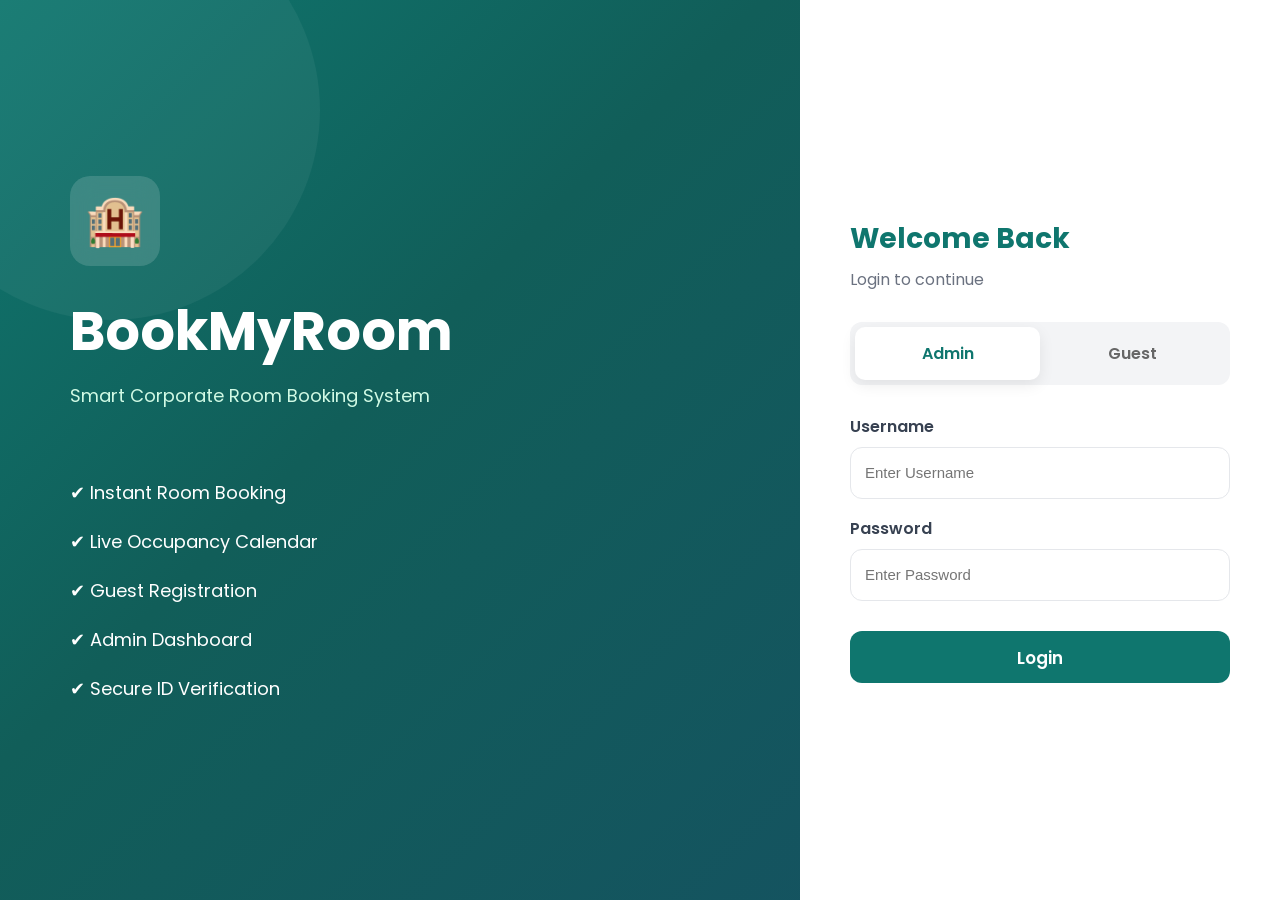
<file: index.html>
<!DOCTYPE html>
<html lang="en">

<head>

    <meta charset="UTF-8">

    <meta name="viewport" content="width=device-width, initial-scale=1.0">

    <title>BookMyRoom Pro</title>

    <link rel="stylesheet" href="css/common.css">

    <link rel="stylesheet" href="css/login.css">

    <link rel="preconnect" href="https://fonts.googleapis.com">

    <link rel="preconnect" href="https://fonts.gstatic.com" crossorigin>

    <link href="https://fonts.googleapis.com/css2?family=Poppins:wght@300;400;500;600;700&display=swap"
        rel="stylesheet">

</head>

<body>

    <div class="login-page">

        <!-- LEFT PANEL -->

        <div class="login-left">

            <div class="brand">

                <div class="brand-icon">

                    🏨

                </div>

                <h1>

                    BookMyRoom

                </h1>

                <p>

                    Smart Corporate Room Booking System

                </p>

            </div>

            <div class="feature-list">

                <div class="feature">

                    ✔ Instant Room Booking

                </div>

                <div class="feature">

                    ✔ Live Occupancy Calendar

                </div>

                <div class="feature">

                    ✔ Guest Registration

                </div>

                <div class="feature">

                    ✔ Admin Dashboard

                </div>

                <div class="feature">

                    ✔ Secure ID Verification

                </div>

            </div>

        </div>

        <!-- RIGHT PANEL -->

        <div class="login-right">

            <div class="login-card">

                <h2>

                    Welcome Back

                </h2>

                <p>

                    Login to continue

                </p>

                <!-- Tabs -->

                <div class="tabs">

                    <button id="adminTab" class="tab active">

                        Admin

                    </button>

                    <button id="guestTab" class="tab">

                        Guest

                    </button>

                </div>

                <!-- ADMIN LOGIN -->

                <div id="adminLogin" class="tab-content">

                    <div class="form-group">

                        <label>

                            Username

                        </label>

                        <input id="adminUsername" type="text" placeholder="Enter Username">

                    </div>

                    <div class="form-group">

                        <label>

                            Password

                        </label>

                        <input id="adminPassword" type="password" placeholder="Enter Password">

                    </div>

                    <button id="adminLoginBtn" class="primary-btn">

                        Login

                    </button>

                </div>

                <!-- GUEST -->

                <div id="guestLogin" class="tab-content hidden">

                    <div class="guest-buttons">

                        <button id="showGuestLogin" class="secondary-btn">

                            Login

                        </button>

                        <button id="showGuestRegister" class="secondary-btn">

                            Register

                        </button>

                    </div>

                    <!-- Guest Login -->

                    <div id="guestLoginForm">

                        <div class="form-group">

                            <label>

                                Mobile Number

                            </label>

                            <input id="guestMobile" type="tel" placeholder="9876543210">

                        </div>

                        <div class="form-group">

                            <label>

                                Password

                            </label>

                            <input id="guestPassword" type="password" placeholder="Password">

                        </div>

                        <button id="guestLoginBtn" class="primary-btn">

                            Login

                        </button>

                    </div>

                    <!-- Guest Register -->

                    <div id="guestRegisterForm" class="hidden">

                        <div class="form-group">

                            <label>

                                Full Name

                            </label>

                            <input id="guestName" type="text" placeholder="Enter Full Name">

                        </div>

                        <div class="form-group">

                            <label>

                                Mobile Number

                            </label>

                            <input id="guestRegisterMobile" type="tel" placeholder="9876543210">

                        </div>

                        <div class="form-group">

                            <label>

                                Password

                            </label>

                            <input id="guestRegisterPassword" type="password" placeholder="Create Password">

                        </div>

                        <button id="guestRegisterBtn" class="primary-btn">

                            Register & Continue

                        </button>

                    </div>

                </div>

            </div>

        </div>

    </div>

    <script src="js/config.js"></script>
    <script src="js/auth.js"></script>

</body>

</html>
</file>
<file: css/common.css>
/* ===========================================================
   BookMyRoom Pro
   Common Styles
=========================================================== */

:root {

    --primary: #0f766e;
    --primary-dark: #115e59;
    --primary-light: #14b8a6;

    --secondary: #f8fafc;

    --white: #ffffff;

    --black: #1f2937;

    --gray: #6b7280;

    --light-gray: #e5e7eb;

    --danger: #ef4444;

    --success: #16a34a;

    --warning: #f59e0b;

    --radius: 12px;

    --shadow:

        0 10px 25px rgba(0, 0, 0, .08);

}

/* ===========================================================
   RESET
=========================================================== */

* {

    margin: 0;

    padding: 0;

    box-sizing: border-box;

}

html {

    scroll-behavior: smooth;

}

body {

    font-family:

        "Poppins",

        "Segoe UI",

        sans-serif;

    background:

        var(--secondary);

    color:

        var(--black);

    line-height: 1.5;

}

/* ===========================================================
   LINKS
=========================================================== */

a {

    color: inherit;

    text-decoration: none;

}

/* ===========================================================
   BUTTONS
=========================================================== */

button {

    font-family: inherit;

    cursor: pointer;

    border: none;

    transition: .25s;

}

.primary-btn {

    width: 100%;

    padding: 14px;

    border-radius:

        var(--radius);

    background:

        var(--primary);

    color: white;

    font-size: 16px;

    font-weight: 600;

}

.primary-btn:hover {

    background:

        var(--primary-dark);

}

.secondary-btn {

    padding: 12px;

    border-radius:

        var(--radius);

    background: white;

    border:

        1px solid var(--light-gray);

    font-weight: 600;

}

.secondary-btn:hover {

    background:

        var(--primary);

    color: white;

}

/* ===========================================================
   INPUTS
=========================================================== */

.form-group {

    margin-bottom: 18px;

}

.form-group label {

    display: block;

    margin-bottom: 8px;

    font-weight: 500;

}

input,

select,

textarea {

    width: 100%;

    padding: 14px;

    border-radius:

        var(--radius);

    border:

        1px solid var(--light-gray);

    font-size: 15px;

    transition: .25s;

    outline: none;

}

input:focus,

select:focus,

textarea:focus {

    border-color:

        var(--primary);

    box-shadow:

        0 0 0 4px rgba(15, 118, 110, .15);

}

/* ===========================================================
   CARDS
=========================================================== */

.card {

    background: white;

    border-radius:

        18px;

    padding: 25px;

    box-shadow:

        var(--shadow);

}

/* ===========================================================
   HEADINGS
=========================================================== */

h1 {

    font-size: 34px;

}

h2 {

    font-size: 28px;

}

h3 {

    font-size: 22px;

}

p {

    color:

        var(--gray);

}

/* ===========================================================
   TABLE
=========================================================== */

table {

    width: 100%;

    border-collapse: collapse;

}

th {

    background:

        var(--primary);

    color: white;

    padding: 14px;

    text-align: left;

}

td {

    padding: 14px;

    border-bottom:

        1px solid var(--light-gray);

}

tr:hover {

    background:

        #f9fafb;

}

/* ===========================================================
   UTILITIES
=========================================================== */

.hidden {

    display: none !important;

}

.text-center {

    text-align: center;

}

.mt-20 {

    margin-top: 20px;

}

.mb-20 {

    margin-bottom: 20px;

}

.flex {

    display: flex;

}

.space-between {

    justify-content: space-between;

}

.align-center {

    align-items: center;

}

/* ===========================================================
   PROFILE CIRCLE
=========================================================== */

.profile-circle {

    width: 50px;

    height: 50px;

    border-radius: 50%;

    background:

        var(--primary);

    color: white;

    display: flex;

    justify-content: center;

    align-items: center;

    font-size: 22px;

    font-weight: bold;

}

/* ===========================================================
   BADGES
=========================================================== */

.badge {

    padding:

        6px 14px;

    border-radius:

        50px;

    font-size: 13px;

    font-weight: 600;

}

.badge-success {

    background:

        #dcfce7;

    color:

        #166534;

}

.badge-danger {

    background:

        #fee2e2;

    color:

        #991b1b;

}

.badge-warning {

    background:

        #fef3c7;

    color:

        #92400e;

}

/* ===========================================================
   LOADER
=========================================================== */

.loader {

    width: 45px;

    height: 45px;

    border:

        5px solid #ddd;

    border-top:

        5px solid var(--primary);

    border-radius: 50%;

    animation:

        spin .8s linear infinite;

}

@keyframes spin {

    from {

        transform: rotate(0deg);

    }

    to {

        transform: rotate(360deg);

    }

}

/* ===========================================================
   RESPONSIVE
=========================================================== */

@media(max-width:768px) {

    h1 {

        font-size: 28px;

    }

    h2 {

        font-size: 22px;

    }

    .card {

        padding: 18px;

    }

}
</file>
<file: css/login.css>
/* ===========================================================
   BookMyRoom Pro
   Login Page
=========================================================== */

body {

    min-height: 100vh;

    background:
        linear-gradient(135deg,
            #0f766e 0%,
            #115e59 35%,
            #164e63 100%);

    overflow: hidden;

}

/* ===========================================================
   PAGE
=========================================================== */

.login-page {

    width: 100%;

    min-height: 100vh;

    display: grid;

    grid-template-columns: 1fr 480px;

}

/* ===========================================================
   LEFT
=========================================================== */

.login-left {

    color: white;

    display: flex;

    flex-direction: column;

    justify-content: center;

    padding: 70px;

    position: relative;

}

.login-left::before {

    content: "";

    position: absolute;

    width: 420px;

    height: 420px;

    background: rgba(255, 255, 255, .05);

    border-radius: 50%;

    top: -100px;

    left: -100px;

}

.brand {

    position: relative;

    z-index: 2;

}

.brand-icon {

    width: 90px;

    height: 90px;

    border-radius: 20px;

    background: rgba(255, 255, 255, .15);

    backdrop-filter: blur(12px);

    display: flex;

    justify-content: center;

    align-items: center;

    font-size: 48px;

    margin-bottom: 25px;

}

.brand h1 {

    color: white;

    font-size: 54px;

    margin-bottom: 10px;

}

.brand p {

    color: #d1fae5;

    font-size: 18px;

}

.feature-list {

    margin-top: 70px;

}

.feature {

    margin-bottom: 22px;

    font-size: 18px;

    display: flex;

    align-items: center;

    gap: 12px;

}

/* ===========================================================
   RIGHT
=========================================================== */

.login-right {

    background: white;

    display: flex;

    justify-content: center;

    align-items: center;

    padding: 50px;

}

.login-card {

    width: 100%;

    max-width: 420px;

}

.login-card h2 {

    color: var(--primary);

    margin-bottom: 8px;

}

.login-card>p {

    margin-bottom: 30px;

}

/* ===========================================================
   TABS
=========================================================== */

.tabs {

    display: flex;

    background: #f3f4f6;

    border-radius: 12px;

    padding: 5px;

    margin-bottom: 30px;

}

.tab {

    flex: 1;

    padding: 14px;

    border-radius: 10px;

    background: none;

    font-size: 16px;

    font-weight: 600;

    color: #666;

}

.tab.active {

    background: white;

    color: var(--primary);

    box-shadow:

        0 5px 15px rgba(0, 0, 0, .08);

}

/* ===========================================================
   GUEST BUTTONS
=========================================================== */

.guest-buttons {

    display: flex;

    gap: 12px;

    margin-bottom: 25px;

}

.guest-buttons button {

    flex: 1;

}

/* ===========================================================
   BUTTONS
=========================================================== */

.primary-btn {

    margin-top: 12px;

    height: 52px;

    font-size: 17px;

    border-radius: 12px;

}

.secondary-btn {

    height: 48px;

}

/* ===========================================================
   INPUTS
=========================================================== */

.form-group {

    margin-bottom: 18px;

}

.form-group input {

    height: 52px;

    border-radius: 12px;

}

.form-group label {

    color: #374151;

    font-weight: 600;

}

/* ===========================================================
   ANIMATION
=========================================================== */

.login-card {

    animation: fadeUp .7s ease;

}

@keyframes fadeUp {

    from {

        opacity: 0;

        transform:

            translateY(30px);

    }

    to {

        opacity: 1;

        transform:

            translateY(0);

    }

}

/* ===========================================================
   RESPONSIVE
=========================================================== */

@media(max-width:1100px) {

    .login-page {

        grid-template-columns: 1fr;

    }

    .login-left {

        display: none;

    }

    .login-right {

        background: transparent;

    }

    .login-card {

        background: white;

        padding: 35px;

        border-radius: 20px;

        box-shadow:

            0 20px 40px rgba(0, 0, 0, .15);

    }

    body {

        overflow: auto;

    }

}

@media(max-width:600px) {

    .login-right {

        padding: 20px;

    }

    .login-card {

        padding: 25px;

    }

    .brand h1 {

        font-size: 38px;

    }

    .primary-btn {

        font-size: 16px;

    }

}
</file>
<file: css/admin.css>
/* ===========================================================
   BookMyRoom Pro
   Admin Dashboard
=========================================================== */

body {

    background: #f4f7fb;

}

/* ===========================================================
   LAYOUT
=========================================================== */

.dashboard {

    display: flex;

    min-height: 100vh;

}

/* ===========================================================
   SIDEBAR
=========================================================== */

.sidebar {

    width: 260px;

    background: #0f766e;

    color: white;

    position: fixed;

    left: 0;

    top: 0;

    bottom: 0;

    padding: 30px 20px;

}

.sidebar h2 {

    color: white;

    text-align: center;

    margin-bottom: 40px;

}

.sidebar ul {

    list-style: none;

}

.sidebar li {

    padding: 15px;

    margin-bottom: 12px;

    border-radius: 12px;

    cursor: pointer;

    transition: .3s;

}

.sidebar li:hover {

    background: rgba(255, 255, 255, .12);

}

.sidebar .active {

    background: white;

    color: #0f766e;

    font-weight: 600;

}

/* ===========================================================
   CONTENT
=========================================================== */

.content {

    flex: 1;

    margin-left: 260px;

    padding: 35px;

}

/* ===========================================================
   TOP BAR
=========================================================== */

.topbar {

    display: flex;

    justify-content: space-between;

    align-items: center;

    margin-bottom: 35px;

}

.topbar h1 {

    color: #1f2937;

}

.topbar p {

    margin-top: 6px;

}

/* ===========================================================
   KPI CARDS
=========================================================== */

.stats-grid {

    display: grid;

    grid-template-columns:

        repeat(4, 1fr);

    gap: 25px;

    margin-bottom: 35px;

}

.stat-card {

    background: white;

    border-radius: 18px;

    padding: 25px;

    box-shadow:

        0 10px 25px rgba(0, 0, 0, .08);

    transition: .25s;

}

.stat-card:hover {

    transform: translateY(-5px);

}

.stat-card h3 {

    color: #6b7280;

    font-size: 16px;

    margin-bottom: 18px;

}

.stat-card h1 {

    color: #0f766e;

    font-size: 34px;

}

.stat-card .icon {

    width: 60px;

    height: 60px;

    border-radius: 15px;

    background: #ecfeff;

    display: flex;

    justify-content: center;

    align-items: center;

    font-size: 30px;

    margin-bottom: 20px;

}

/* ===========================================================
   TABLE CARD
=========================================================== */

.table-card {

    background: white;

    border-radius: 18px;

    padding: 25px;

    box-shadow:

        0 10px 25px rgba(0, 0, 0, .08);

}

.table-header {

    display: flex;

    justify-content: space-between;

    align-items: center;

    margin-bottom: 25px;

}

.table-card table {

    width: 100%;

    border-collapse: collapse;

}

.table-card th {

    background: #0f766e;

    color: white;

    padding: 15px;

    text-align: left;

}

.table-card td {

    padding: 15px;

    border-bottom:

        1px solid #edf2f7;

}

.table-card tr:hover {

    background: #f8fafc;

}

/* ===========================================================
   STATUS
=========================================================== */

.status-confirmed {

    display: inline-block;

    background: #dcfce7;

    color: #166534;

    padding: 6px 14px;

    border-radius: 25px;

    font-size: 13px;

    font-weight: 600;

}

.status-cancelled {

    display: inline-block;

    background: #fee2e2;

    color: #991b1b;

    padding: 6px 14px;

    border-radius: 25px;

    font-size: 13px;

    font-weight: 600;

}

/* ===========================================================
   ACTION BUTTONS
=========================================================== */

.action-btn {

    padding: 8px 16px;

    border-radius: 8px;

    border: none;

    cursor: pointer;

    font-weight: 600;

}

.view-btn {

    background: #dbeafe;

    color: #1d4ed8;

}

.delete-btn {

    background: #fee2e2;

    color: #dc2626;

}

.action-btn:hover {

    opacity: .85;

}

/* ===========================================================
   FILTER BAR
=========================================================== */

.filter-bar {

    display: flex;

    gap: 15px;

    margin-bottom: 25px;

    flex-wrap: wrap;

}

.filter-bar input,

.filter-bar select {

    width: 220px;

}

/* ===========================================================
   RESPONSIVE
=========================================================== */

@media(max-width:1200px) {

    .stats-grid {

        grid-template-columns:

            repeat(2, 1fr);

    }

}

@media(max-width:768px) {

    .sidebar {

        display: none;

    }

    .content {

        margin-left: 0;

        padding: 20px;

    }

    .stats-grid {

        grid-template-columns: 1fr;

    }

    .topbar {

        flex-direction: column;

        align-items: flex-start;

        gap: 20px;

    }

    .table-card {

        overflow-x: auto;

    }

    table {

        min-width: 850px;

    }

    .filter-bar {

        flex-direction: column;

    }

    .filter-bar input,

    .filter-bar select {

        width: 100%;

    }

}

/* ==========================================
   WIDGET GRID
========================================== */

.widget-grid {

    display: grid;

    grid-template-columns: 1fr 1fr;

    gap: 25px;

    margin-top: 30px;

}

.widget-card {

    background: white;

    border-radius: 18px;

    padding: 25px;

    box-shadow: 0 10px 25px rgba(0, 0, 0, .08);

}

.widget-header {

    margin-bottom: 25px;

}

/* ==========================================
   OCCUPANCY
========================================== */

.progress-item {

    margin-bottom: 22px;

}

.progress-title {

    display: flex;

    justify-content: space-between;

    margin-bottom: 8px;

    font-weight: 600;

}

.progress {

    width: 100%;

    height: 12px;

    border-radius: 20px;

    background: #e5e7eb;

    overflow: hidden;

}

.progress-fill {

    height: 100%;

    width: 0%;

    background: linear-gradient(90deg,

            #0f766e,

            #14b8a6);

    transition: .5s;

}

/* ==========================================
   BOOKING TYPE
========================================== */

.dist-row {

    display: flex;

    justify-content: space-between;

    padding: 18px 0;

    border-bottom: 1px solid #eee;

}

.dist-row:last-child {

    border: none;

}

/* ==========================================
   QUICK ACTIONS
========================================== */

.quick-actions {

    display: grid;

    grid-template-columns: repeat(5, 1fr);

    gap: 18px;

}

.quick-btn {

    height: 90px;

    border: none;

    border-radius: 15px;

    background: #f8fafc;

    font-size: 15px;

    font-weight: 600;

    transition: .25s;

}

.quick-btn:hover {

    background: #0f766e;

    color: white;

}

/* ==========================================
   MOBILE
========================================== */

@media(max-width:900px) {

    .widget-grid {

        grid-template-columns: 1fr;

    }

    .quick-actions {

        grid-template-columns: repeat(2, 1fr);

    }

}

@media(max-width:600px) {

    .quick-actions {

        grid-template-columns: 1fr;

    }

}

/* ==========================================
   BOOKING TABLE
========================================== */

.table-card {

    margin-top: 30px;

}

.table-header {

    display: flex;

    justify-content: space-between;

    align-items: center;

    margin-bottom: 20px;

}

.filter-bar {

    display: flex;

    gap: 15px;

    flex-wrap: wrap;

    margin-bottom: 20px;

}

.filter-bar input,

.filter-bar select {

    width: 220px;

}

#bookingTable {

    width: 100%;

    border-collapse: collapse;

}

#bookingTable th {

    background: #0f766e;

    color: white;

    padding: 14px;

}

#bookingTable td {

    padding: 14px;

    border-bottom: 1px solid #eee;

}

#bookingTable tr:hover {

    background: #f9fafb;

}

/* ==========================================
   ACTION BUTTONS
========================================== */

.action-btn {

    padding: 8px 14px;

    border-radius: 8px;

    border: none;

    cursor: pointer;

}

.view-btn {

    background: #dbeafe;

    color: #1d4ed8;

}

.cancel-btn {

    background: #fee2e2;

    color: #dc2626;

}

@media(max-width:900px) {

    .table-card {

        overflow: auto;

    }

    #bookingTable {

        min-width: 1200px;

    }

}
</file>
<file: css/calendar.css>
/* ===========================================================
   BookMyRoom Enterprise
   Occupancy Calendar
=========================================================== */

/* ===========================================================
   PAGE
=========================================================== */

.calendar-page {

    display: flex;

    min-height: 100vh;

    background: #f5f7fb;

}

/* ===========================================================
   CONTENT
=========================================================== */

.calendar-content {

    flex: 1;

    padding: 30px;

    overflow: auto;

}

/* ===========================================================
   PAGE HEADER
=========================================================== */

.page-header {

    display: flex;

    justify-content: space-between;

    align-items: center;

    margin-bottom: 30px;

}

.page-header h1 {

    margin: 0;

    color: #0f172a;

}

.page-header p {

    margin-top: 6px;

    color: #64748b;

}

.header-actions {

    display: flex;

    gap: 12px;

}

/* ===========================================================
   KPI CARDS
=========================================================== */

.calendar-kpis {

    display: grid;

    grid-template-columns: repeat(4, 1fr);

    gap: 20px;

    margin-bottom: 30px;

}

.kpi-card {

    background: #fff;

    border-radius: 14px;

    padding: 22px;

    box-shadow: 0 3px 12px rgba(0, 0, 0, .08);

    text-align: center;

}

.kpi-card h3 {

    margin: 0;

    font-size: 15px;

    color: #64748b;

    font-weight: 500;

}

.kpi-card span {

    display: block;

    margin-top: 12px;

    font-size: 34px;

    font-weight: 700;

    color: #0f766e;

}

/* ===========================================================
   FILTERS
=========================================================== */

.calendar-filters {

    display: grid;

    grid-template-columns:

        repeat(4, 1fr);

    gap: 16px;

    margin-bottom: 30px;

}

.calendar-filters select,

.calendar-filters input {

    padding: 12px;

    border: 1px solid #d1d5db;

    border-radius: 10px;

    font-size: 15px;

    background: #fff;

}

/* ===========================================================
   CALENDAR CARD
=========================================================== */

.calendar-card {

    background: #fff;

    border-radius: 16px;

    padding: 25px;

    box-shadow: 0 3px 12px rgba(0, 0, 0, .08);

    margin-bottom: 30px;

}

/* ===========================================================
   TOOLBAR
=========================================================== */

.calendar-toolbar {

    display: flex;

    justify-content: space-between;

    align-items: center;

    margin-bottom: 25px;

}

.calendar-toolbar h2 {

    margin: 0;

    color: #0f172a;

}

.calendar-toolbar button {

    width: 42px;

    height: 42px;

    border: none;

    border-radius: 50%;

    background: #0f766e;

    color: #fff;

    font-size: 18px;

    cursor: pointer;

    transition: .3s;

}

.calendar-toolbar button:hover {

    transform: scale(1.08);

}

/* ===========================================================
   CALENDAR GRID
=========================================================== */

#calendarGrid {

    display: grid;

    grid-template-columns: repeat(7, 1fr);

    gap: 10px;

}

/* ===========================================================
   WEEK HEADER
=========================================================== */

.calendar-weekday {

    text-align: center;

    font-weight: 700;

    color: #64748b;

    padding: 12px 0;

}

/* ===========================================================
   DAY CELL
=========================================================== */

.calendar-day {

    min-height: 130px;

    background: #f8fafc;

    border: 1px solid #e2e8f0;

    border-radius: 12px;

    padding: 10px;

    transition: .25s;

    cursor: pointer;

}

.calendar-day:hover {

    transform: translateY(-2px);

    box-shadow: 0 6px 20px rgba(0, 0, 0, .10);

    border-color: #0f766e;

}

.day-number {

    font-size: 18px;

    font-weight: 700;

    margin-bottom: 10px;

}

/* ===========================================================
   BOOKING TAGS
=========================================================== */

.booking-tag {

    display: block;

    margin-top: 6px;

    padding: 4px 8px;

    border-radius: 8px;

    font-size: 12px;

    font-weight: 600;

    overflow: hidden;

    white-space: nowrap;

    text-overflow: ellipsis;

}

.booking-confirmed {

    background: #dcfce7;

    color: #166534;

}

.booking-checkin {

    background: #dbeafe;

    color: #1d4ed8;

}

.booking-checkout {

    background: #ede9fe;

    color: #6d28d9;

}

.booking-cancelled {

    background: #fee2e2;

    color: #991b1b;

}

/* ===========================================================
   OCCUPANCY TABLE
=========================================================== */

.occupancy-table-card {

    background: #fff;

    border-radius: 16px;

    padding: 25px;

    box-shadow: 0 3px 12px rgba(0, 0, 0, .08);

}

.occupancy-table-card table {

    width: 100%;

    border-collapse: collapse;

}

.occupancy-table-card th {

    background: #0f766e;

    color: #fff;

    padding: 14px;

    text-align: left;

}

.occupancy-table-card td {

    padding: 14px;

    border-bottom: 1px solid #e5e7eb;

}

.occupancy-table-card tr:hover {

    background: #f8fafc;

}

/* ===========================================================
   RESPONSIVE
=========================================================== */

@media(max-width:1200px) {

    .calendar-kpis {

        grid-template-columns: repeat(2, 1fr);

    }

    .calendar-filters {

        grid-template-columns: repeat(2, 1fr);

    }

}

@media(max-width:768px) {

    .calendar-page {

        flex-direction: column;

    }

    .calendar-content {

        padding: 20px;

    }

    .calendar-kpis {

        grid-template-columns: 1fr;

    }

    .calendar-filters {

        grid-template-columns: 1fr;

    }

    #calendarGrid {

        grid-template-columns: repeat(2, 1fr);

    }

    .calendar-toolbar {

        flex-direction: column;

        gap: 15px;

    }

    .page-header {

        flex-direction: column;

        align-items: flex-start;

        gap: 15px;

    }

    .header-actions {

        width: 100%;

    }

    .header-actions button {

        flex: 1;

    }

}

/* ===========================================================
   TODAY
=========================================================== */

.today {

    border: 2px solid #0f766e;

    background: #dcfce7;

}

/* ===========================================================
   WEEKEND
=========================================================== */

.weekend {

    background: #fff7ed;

}

/* ===========================================================
   BOOKING COUNTER
=========================================================== */

.booking-counter {

    font-size: 11px;

    color: #64748b;

    margin-bottom: 6px;

    font-weight: 600;

}

/* ===========================================================
   EMPTY
=========================================================== */

.calendar-empty {

    grid-column: 1/-1;

    text-align: center;

    padding: 60px;

    color: #94a3b8;

    font-size: 18px;

}
</file>
